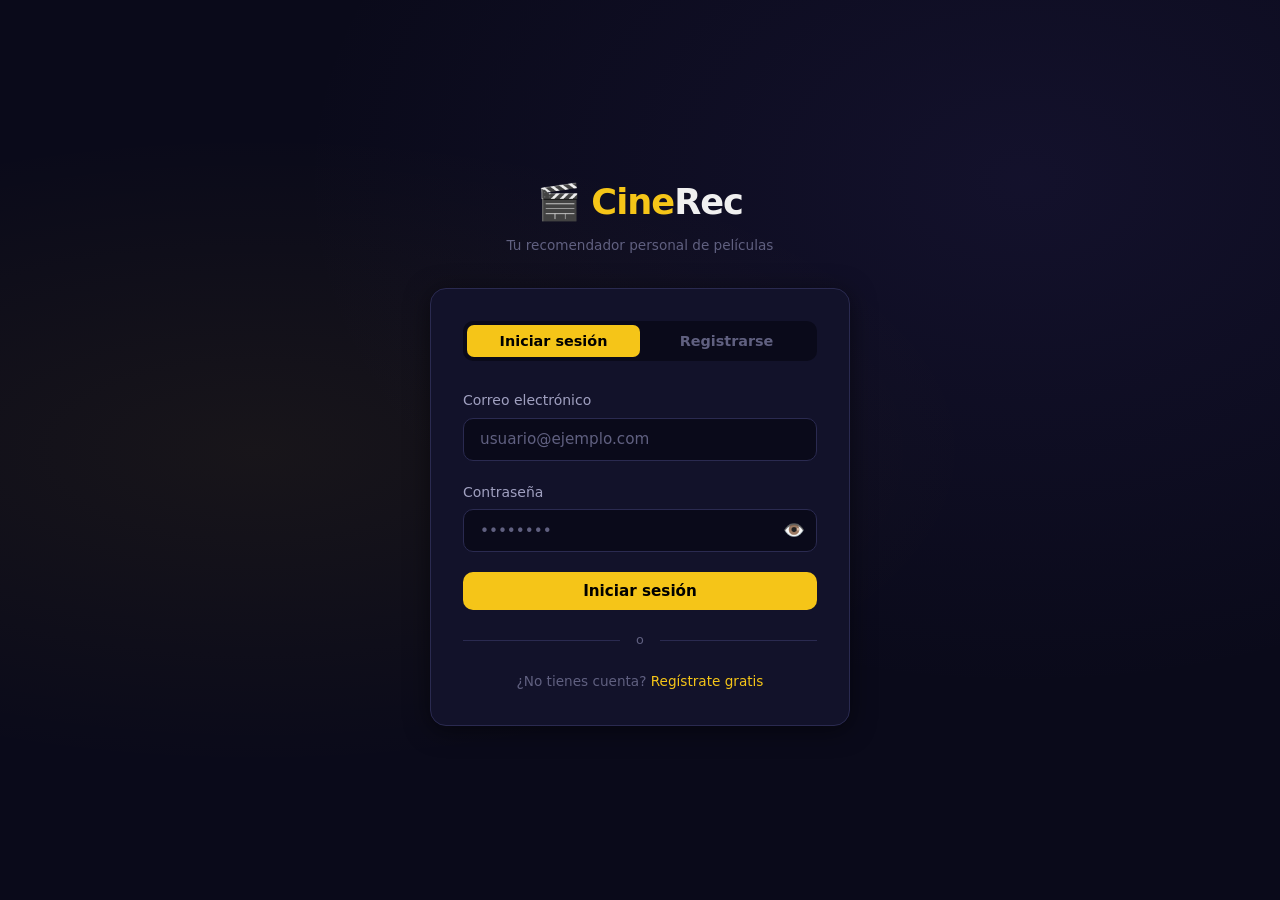
<file: frontend/index.html>
<!DOCTYPE html>
<html lang="es">
<head>
  <meta charset="UTF-8" />
  <meta name="viewport" content="width=device-width, initial-scale=1.0" />
  <title>CineRec — Acceso</title>
  <link rel="stylesheet" href="css/style.css" />
</head>
<body>
  <div class="auth-page">
    <div class="auth-container">

      <!-- Logo -->
      <div class="auth-logo">
        <div class="logo-title">🎬 <b>Cine</b>Rec</div>
        <div class="logo-sub">Tu recomendador personal de películas</div>
      </div>

      <!-- Card -->
      <div class="auth-card">

        <!-- Tabs -->
        <div class="auth-tabs">
          <button class="auth-tab active" id="tab-login" onclick="cambiarPestana('login')">Iniciar sesión</button>
          <button class="auth-tab" id="tab-register" onclick="cambiarPestana('register')">Registrarse</button>
        </div>

        <!-- Mensaje de error/éxito global -->
        <div id="auth-alert" style="display:none;"></div>

        <!-- ===== FORM LOGIN ===== -->
        <form class="auth-form active" id="form-login" novalidate>
          <div class="form-group">
            <label class="form-label" for="login-email">Correo electrónico</label>
            <input
              type="email"
              id="login-email"
              class="form-input"
              placeholder="usuario@ejemplo.com"
              autocomplete="email"
              required
            />
            <div class="form-error" id="login-email-error"></div>
          </div>

          <div class="form-group">
            <label class="form-label" for="login-password">Contraseña</label>
            <div class="password-wrap">
              <input
                type="password"
                id="login-password"
                class="form-input"
                placeholder="••••••••"
                autocomplete="current-password"
                required
              />
              <button type="button" class="btn-eye" onclick="alternarContrasena('login-password', this)" title="Mostrar/ocultar contraseña">👁️</button>
            </div>
            <div class="form-error" id="login-password-error"></div>
          </div>

          <button type="submit" class="btn btn-primary btn-full" id="btn-login">
            Iniciar sesión
          </button>

          <div class="auth-divider">o</div>
          <p style="text-align:center; font-size:0.85rem; color:var(--text-muted);">
            ¿No tienes cuenta?
            <a href="#" onclick="cambiarPestana('register'); return false;">Regístrate gratis</a>
          </p>
        </form>

        <!-- ===== FORM REGISTER ===== -->
        <form class="auth-form" id="form-register" novalidate>
          <div class="form-row">
            <div class="form-group">
              <label class="form-label" for="reg-name">Nombre</label>
              <input
                type="text"
                id="reg-name"
                class="form-input"
                placeholder="Tu nombre"
                autocomplete="given-name"
                required
              />
              <div class="form-error" id="reg-name-error"></div>
            </div>
            <div class="form-group">
              <label class="form-label" for="reg-apellidos">Apellidos</label>
              <input
                type="text"
                id="reg-apellidos"
                class="form-input"
                placeholder="Tus apellidos"
                autocomplete="family-name"
                required
              />
              <div class="form-error" id="reg-apellidos-error"></div>
            </div>
          </div>

          <div class="form-row">
            <div class="form-group">
              <label class="form-label" for="reg-edad">Edad</label>
              <input
                type="number"
                id="reg-edad"
                class="form-input"
                placeholder="Tu edad"
                min="13"
                max="120"
                required
              />
              <div class="form-error" id="reg-edad-error"></div>
            </div>
            <div class="form-group">
              <label class="form-label" for="reg-genero">Género</label>
              <select id="reg-genero" class="form-input form-select" required>
                <option value="">Selecciona...</option>
                <option value="hombre">Hombre</option>
                <option value="mujer">Mujer</option>
                <option value="otro">Otro</option>
                <option value="no_especificado">Prefiero no decirlo</option>
              </select>
              <div class="form-error" id="reg-genero-error"></div>
            </div>
          </div>

          <div class="form-group">
            <label class="form-label" for="reg-email">Correo electrónico</label>
            <input
              type="email"
              id="reg-email"
              class="form-input"
              placeholder="usuario@ejemplo.com"
              autocomplete="email"
              required
            />
            <div class="form-error" id="reg-email-error"></div>
          </div>

          <div class="form-group">
            <label class="form-label" for="reg-password">Contraseña</label>
            <div class="password-wrap">
              <input
                type="password"
                id="reg-password"
                class="form-input"
                placeholder="Mínimo 6 caracteres"
                autocomplete="new-password"
                required
              />
              <button type="button" class="btn-eye" onclick="alternarContrasena('reg-password', this)" title="Mostrar/ocultar contraseña">👁️</button>
            </div>
            <div class="form-error" id="reg-password-error"></div>
          </div>

          <div class="form-group">
            <label class="form-label" for="reg-password2">Confirmar contraseña</label>
            <div class="password-wrap">
              <input
                type="password"
                id="reg-password2"
                class="form-input"
                placeholder="Repite tu contraseña"
                autocomplete="new-password"
                required
              />
              <button type="button" class="btn-eye" onclick="alternarContrasena('reg-password2', this)" title="Mostrar/ocultar contraseña">👁️</button>
            </div>
            <div class="form-error" id="reg-password2-error"></div>
          </div>

          <button type="submit" class="btn btn-primary btn-full" id="btn-register">
            Crear cuenta
          </button>

          <div class="auth-divider">o</div>
          <p style="text-align:center; font-size:0.85rem; color:var(--text-muted);">
            ¿Ya tienes cuenta?
            <a href="#" onclick="cambiarPestana('login'); return false;">Inicia sesión</a>
          </p>
        </form>

      </div>
      <!-- /auth-card -->

    </div>
  </div>

  <!-- Toast container -->
  <div class="toast-container" id="toast-container"></div>

  <script src="js/auth.js"></script>
</body>
</html>
</file>
<file: frontend/css/style.css>
/* ===== VARIABLES ===== */
:root {
  --bg-primary: #0a0a1a;
  --bg-secondary: #12122a;
  --bg-card: #1a1a35;
  --bg-card-hover: #22224a;
  --accent: #f5c518;
  --accent-dark: #c9a000;
  --text-primary: #f0f0f0;
  --text-secondary: #a0a0c0;
  --text-muted: #606080;
  --border: #2a2a50;
  --border-accent: #f5c51840;
  --danger: #e05555;
  --success: #4caf7d;
  --radius: 10px;
  --radius-lg: 16px;
  --shadow: 0 4px 24px rgba(0,0,0,0.5);
  --transition: 0.2s ease;
}

/* ===== RESET ===== */
*, *::before, *::after { box-sizing: border-box; margin: 0; padding: 0; }
html { font-size: 16px; scroll-behavior: smooth; }
body {
  font-family: 'Segoe UI', system-ui, -apple-system, sans-serif;
  background: var(--bg-primary);
  color: var(--text-primary);
  min-height: 100vh;
  line-height: 1.6;
}
a { color: var(--accent); text-decoration: none; }
a:hover { text-decoration: underline; }
img { max-width: 100%; display: block; }
button { cursor: pointer; font-family: inherit; }
input, select, textarea { font-family: inherit; }

/* ===== NAVBAR ===== */
.navbar {
  background: var(--bg-secondary);
  border-bottom: 1px solid var(--border);
  padding: 0 2rem;
  height: 64px;
  display: flex;
  align-items: center;
  justify-content: space-between;
  position: sticky;
  top: 0;
  z-index: 100;
}
.navbar-brand {
  display: flex;
  align-items: center;
  gap: 0.5rem;
  font-size: 1.4rem;
  font-weight: 800;
  color: var(--text-primary);
  text-decoration: none;
}
.navbar-brand .brand-icon { color: var(--accent); font-size: 1.6rem; }
.navbar-brand span b { color: var(--accent); }
.navbar-links {
  display: flex;
  align-items: center;
  gap: 0.5rem;
  list-style: none;
}
.navbar-links a {
  color: var(--text-secondary);
  padding: 0.5rem 1rem;
  border-radius: var(--radius);
  font-weight: 500;
  transition: color var(--transition), background var(--transition);
}
.navbar-links a:hover,
.navbar-links a.active {
  color: var(--accent);
  background: var(--border-accent);
  text-decoration: none;
}
.navbar-user {
  display: flex;
  align-items: center;
  gap: 1rem;
}
.user-avatar {
  width: 36px;
  height: 36px;
  border-radius: 50%;
  background: var(--accent);
  color: #000;
  display: flex;
  align-items: center;
  justify-content: center;
  font-weight: 700;
  font-size: 0.9rem;
}
.btn-logout {
  background: transparent;
  border: 1px solid var(--border);
  color: var(--text-secondary);
  padding: 0.4rem 0.9rem;
  border-radius: var(--radius);
  font-size: 0.85rem;
  transition: border-color var(--transition), color var(--transition);
}
.btn-logout:hover { border-color: var(--danger); color: var(--danger); }

/* ===== BUTTONS ===== */
.btn {
  display: inline-flex;
  align-items: center;
  justify-content: center;
  gap: 0.5rem;
  padding: 0.65rem 1.4rem;
  border-radius: var(--radius);
  font-weight: 600;
  font-size: 0.95rem;
  border: none;
  transition: all var(--transition);
}
.btn-primary {
  background: var(--accent);
  color: #000;
}
.btn-primary:hover { background: var(--accent-dark); }
.btn-secondary {
  background: transparent;
  color: var(--accent);
  border: 1px solid var(--accent);
}
.btn-secondary:hover { background: var(--border-accent); }
.btn-full { width: 100%; }
.btn:disabled { opacity: 0.5; cursor: not-allowed; }

/* ===== FORMS ===== */
.form-group { margin-bottom: 1.25rem; }
.form-row {
  display: grid;
  grid-template-columns: 1fr 1fr;
  gap: 0.75rem;
}
.form-select {
  cursor: pointer;
  appearance: none;
  background-image: url("data:image/svg+xml,%3Csvg xmlns='http://www.w3.org/2000/svg' width='12' height='12' viewBox='0 0 12 12'%3E%3Cpath fill='%23888' d='M6 8L1 3h10z'/%3E%3C/svg%3E");
  background-repeat: no-repeat;
  background-position: right 0.9rem center;
  padding-right: 2.2rem;
}
.form-label {
  display: block;
  font-size: 0.875rem;
  font-weight: 500;
  color: var(--text-secondary);
  margin-bottom: 0.4rem;
}
.form-input {
  width: 100%;
  background: var(--bg-primary);
  border: 1px solid var(--border);
  color: var(--text-primary);
  padding: 0.7rem 1rem;
  border-radius: var(--radius);
  font-size: 0.95rem;
  transition: border-color var(--transition), box-shadow var(--transition);
  outline: none;
}
.form-input:focus {
  border-color: var(--accent);
  box-shadow: 0 0 0 3px var(--border-accent);
}
.form-input::placeholder { color: var(--text-muted); }
.form-error {
  font-size: 0.8rem;
  color: var(--danger);
  margin-top: 0.3rem;
}

/* ===== AUTH PAGE ===== */
.auth-page {
  min-height: 100vh;
  display: flex;
  align-items: center;
  justify-content: center;
  background:
    radial-gradient(ellipse at 20% 50%, rgba(245,197,24,0.06) 0%, transparent 50%),
    radial-gradient(ellipse at 80% 20%, rgba(100,80,200,0.1) 0%, transparent 50%),
    var(--bg-primary);
  padding: 2rem;
}
.auth-container {
  width: 100%;
  max-width: 420px;
}
.auth-logo {
  text-align: center;
  margin-bottom: 2rem;
}
.auth-logo .logo-title {
  font-size: 2.2rem;
  font-weight: 900;
  letter-spacing: -1px;
}
.auth-logo .logo-title b { color: var(--accent); }
.auth-logo .logo-sub {
  font-size: 0.85rem;
  color: var(--text-muted);
  margin-top: 0.25rem;
}
.auth-card {
  background: var(--bg-secondary);
  border: 1px solid var(--border);
  border-radius: var(--radius-lg);
  padding: 2rem;
  box-shadow: var(--shadow);
}
.auth-tabs {
  display: flex;
  background: var(--bg-primary);
  border-radius: var(--radius);
  padding: 4px;
  margin-bottom: 1.75rem;
}
.auth-tab {
  flex: 1;
  padding: 0.5rem;
  text-align: center;
  border: none;
  background: transparent;
  color: var(--text-muted);
  border-radius: 7px;
  font-size: 0.9rem;
  font-weight: 600;
  transition: all var(--transition);
}
.auth-tab.active {
  background: var(--accent);
  color: #000;
}
.auth-form { display: none; }
.auth-form.active { display: block; }
.auth-divider {
  display: flex;
  align-items: center;
  gap: 1rem;
  margin: 1.25rem 0;
  color: var(--text-muted);
  font-size: 0.8rem;
}
.auth-divider::before,
.auth-divider::after {
  content: '';
  flex: 1;
  height: 1px;
  background: var(--border);
}

/* ===== MAIN LAYOUT ===== */
.page-content {
  max-width: 1280px;
  margin: 0 auto;
  padding: 2rem 1.5rem;
}
.page-header {
  margin-bottom: 2rem;
}
.page-title {
  font-size: 1.6rem;
  font-weight: 800;
  margin-bottom: 0.25rem;
}
.page-subtitle { color: var(--text-secondary); font-size: 0.9rem; }

/* ===== SEARCH BAR ===== */
.search-section {
  background: var(--bg-secondary);
  border: 1px solid var(--border);
  border-radius: var(--radius-lg);
  padding: 1.5rem;
  margin-bottom: 2rem;
}
.search-bar {
  display: flex;
  gap: 0.75rem;
  align-items: stretch;
}
.search-input-wrap {
  flex: 1;
  position: relative;
}
.search-icon {
  position: absolute;
  left: 1rem;
  top: 50%;
  transform: translateY(-50%);
  color: var(--text-muted);
  pointer-events: none;
}
.search-input {
  width: 100%;
  background: var(--bg-primary);
  border: 1px solid var(--border);
  color: var(--text-primary);
  padding: 0.75rem 1rem 0.75rem 2.75rem;
  border-radius: var(--radius);
  font-size: 1rem;
  outline: none;
  transition: border-color var(--transition), box-shadow var(--transition);
}
.search-input:focus {
  border-color: var(--accent);
  box-shadow: 0 0 0 3px var(--border-accent);
}
.search-input::placeholder { color: var(--text-muted); }
.search-filters {
  display: flex;
  gap: 0.75rem;
  margin-top: 0.75rem;
  flex-wrap: wrap;
}
.filter-select {
  background: var(--bg-primary);
  border: 1px solid var(--border);
  color: var(--text-secondary);
  padding: 0.4rem 0.75rem;
  border-radius: var(--radius);
  font-size: 0.85rem;
  outline: none;
  cursor: pointer;
}
.filter-select:focus { border-color: var(--accent); }

/* ===== SECTIONS ===== */
.section-header {
  display: flex;
  align-items: center;
  justify-content: space-between;
  margin-bottom: 1.25rem;
}
.section-title {
  font-size: 1.15rem;
  font-weight: 700;
  display: flex;
  align-items: center;
  gap: 0.5rem;
}
.section-title .icon { color: var(--accent); }
.section-badge {
  font-size: 0.75rem;
  background: var(--border-accent);
  color: var(--accent);
  padding: 0.2rem 0.6rem;
  border-radius: 20px;
  font-weight: 600;
}

/* ===== MOVIE GRID ===== */
.movie-grid {
  display: grid;
  grid-template-columns: repeat(auto-fill, minmax(160px, 1fr));
  gap: 1.25rem;
  margin-bottom: 2.5rem;
}
.movie-card {
  background: var(--bg-card);
  border: 1px solid var(--border);
  border-radius: var(--radius);
  overflow: hidden;
  transition: transform var(--transition), border-color var(--transition), box-shadow var(--transition);
  cursor: pointer;
}
.movie-card:hover {
  transform: translateY(-4px);
  border-color: var(--accent);
  box-shadow: 0 8px 32px rgba(245,197,24,0.15);
}
.movie-poster {
  width: 100%;
  aspect-ratio: 2/3;
  object-fit: cover;
  background: var(--bg-primary);
}
.movie-poster-placeholder {
  width: 100%;
  aspect-ratio: 2/3;
  background: linear-gradient(135deg, #1a1a35, #12122a);
  display: flex;
  flex-direction: column;
  align-items: center;
  justify-content: center;
  color: var(--text-muted);
  font-size: 2.5rem;
}
.movie-info { padding: 0.75rem; }
.movie-title {
  font-size: 0.85rem;
  font-weight: 600;
  line-height: 1.3;
  margin-bottom: 0.3rem;
  display: -webkit-box;
  -webkit-line-clamp: 2;
  -webkit-box-orient: vertical;
  overflow: hidden;
}
.movie-meta {
  display: flex;
  align-items: center;
  justify-content: space-between;
  font-size: 0.75rem;
  color: var(--text-muted);
}
.movie-rating {
  display: flex;
  align-items: center;
  gap: 0.25rem;
  color: var(--accent);
  font-weight: 700;
}
.movie-actions {
  display: flex;
  gap: 0.5rem;
  padding: 0 0.75rem 0.75rem;
}
.btn-sm {
  padding: 0.35rem 0.75rem;
  font-size: 0.78rem;
  border-radius: 6px;
}

/* ===== MOVIE MODAL ===== */
.modal-overlay {
  display: none;
  position: fixed;
  inset: 0;
  background: rgba(0,0,0,0.8);
  z-index: 200;
  align-items: center;
  justify-content: center;
  padding: 1rem;
}
.modal-overlay.open { display: flex; }
.modal {
  background: var(--bg-secondary);
  border: 1px solid var(--border);
  border-radius: var(--radius-lg);
  width: 100%;
  max-width: 640px;
  max-height: 90vh;
  overflow-y: auto;
  box-shadow: var(--shadow);
  animation: modalIn 0.2s ease;
}
@keyframes modalIn {
  from { opacity: 0; transform: scale(0.95) translateY(10px); }
  to { opacity: 1; transform: scale(1) translateY(0); }
}
.modal-header {
  display: flex;
  justify-content: space-between;
  align-items: flex-start;
  padding: 1.5rem 1.5rem 1rem;
}
.modal-title { font-size: 1.3rem; font-weight: 800; }
.modal-close {
  background: transparent;
  border: none;
  color: var(--text-muted);
  font-size: 1.5rem;
  line-height: 1;
  transition: color var(--transition);
}
.modal-close:hover { color: var(--text-primary); }
.modal-body { padding: 0 1.5rem 1.5rem; }
.modal-body-inner { display: flex; gap: 1.25rem; }
.modal-poster {
  width: 140px;
  flex-shrink: 0;
  border-radius: var(--radius);
  overflow: hidden;
}
.modal-details { flex: 1; }
.modal-genre {
  font-size: 0.8rem;
  color: var(--accent);
  font-weight: 600;
  margin-bottom: 0.5rem;
  text-transform: uppercase;
  letter-spacing: 0.5px;
}
.modal-description { font-size: 0.9rem; color: var(--text-secondary); line-height: 1.7; margin-bottom: 1rem; }
.modal-stats {
  display: flex;
  gap: 1rem;
  flex-wrap: wrap;
  margin-bottom: 1rem;
}
.stat {
  display: flex;
  flex-direction: column;
  align-items: center;
  background: var(--bg-primary);
  padding: 0.5rem 0.8rem;
  border-radius: var(--radius);
  text-align: center;
}
.stat-value { font-weight: 700; color: var(--accent); font-size: 1rem; }
.stat-label { font-size: 0.7rem; color: var(--text-muted); margin-top: 0.1rem; }
.modal-actions { display: flex; gap: 0.75rem; margin-top: 1rem; }

/* ===== EMPTY STATE ===== */
.empty-state {
  text-align: center;
  padding: 3rem 1rem;
  color: var(--text-muted);
}
.empty-state .empty-icon { font-size: 3rem; margin-bottom: 0.75rem; }
.empty-state h3 { font-size: 1.1rem; margin-bottom: 0.5rem; color: var(--text-secondary); }
.empty-state p { font-size: 0.875rem; }

/* ===== LOADING ===== */
.loading-spinner {
  display: flex;
  align-items: center;
  justify-content: center;
  padding: 3rem;
  gap: 0.75rem;
  color: var(--text-muted);
}
.spinner {
  width: 24px;
  height: 24px;
  border: 3px solid var(--border);
  border-top-color: var(--accent);
  border-radius: 50%;
  animation: spin 0.7s linear infinite;
}
@keyframes spin { to { transform: rotate(360deg); } }

/* ===== TOAST ===== */
.toast-container {
  position: fixed;
  bottom: 1.5rem;
  right: 1.5rem;
  z-index: 500;
  display: flex;
  flex-direction: column;
  gap: 0.5rem;
}
.toast {
  background: var(--bg-card);
  border: 1px solid var(--border);
  border-radius: var(--radius);
  padding: 0.75rem 1.25rem;
  font-size: 0.875rem;
  box-shadow: var(--shadow);
  animation: slideIn 0.3s ease;
  display: flex;
  align-items: center;
  gap: 0.75rem;
  min-width: 240px;
}
.toast.success { border-color: var(--success); }
.toast.success .toast-icon { color: var(--success); }
.toast.error { border-color: var(--danger); }
.toast.error .toast-icon { color: var(--danger); }
@keyframes slideIn {
  from { opacity: 0; transform: translateX(20px); }
  to { opacity: 1; transform: translateX(0); }
}

/* ===== DASHBOARD PAGE ===== */
.dashboard-stats {
  display: grid;
  grid-template-columns: repeat(auto-fit, minmax(180px, 1fr));
  gap: 1rem;
  margin-bottom: 2rem;
}
.stat-card {
  background: var(--bg-secondary);
  border: 1px solid var(--border);
  border-radius: var(--radius);
  padding: 1.25rem;
  display: flex;
  align-items: center;
  gap: 1rem;
}
.stat-card-icon {
  width: 48px;
  height: 48px;
  border-radius: var(--radius);
  background: var(--border-accent);
  display: flex;
  align-items: center;
  justify-content: center;
  font-size: 1.4rem;
  flex-shrink: 0;
}
.stat-card-value { font-size: 1.6rem; font-weight: 800; }
.stat-card-label { font-size: 0.8rem; color: var(--text-secondary); }

.kibana-section {
  background: var(--bg-secondary);
  border: 1px solid var(--border);
  border-radius: var(--radius-lg);
  overflow: hidden;
  margin-bottom: 2rem;
}
.kibana-header {
  padding: 1rem 1.5rem;
  border-bottom: 1px solid var(--border);
  display: flex;
  align-items: center;
  justify-content: space-between;
}
.kibana-title {
  font-size: 1rem;
  font-weight: 700;
  display: flex;
  align-items: center;
  gap: 0.5rem;
}
.kibana-iframe {
  width: 100%;
  height: 600px;
  border: none;
  background: var(--bg-primary);
}
.kibana-placeholder {
  height: 400px;
  display: flex;
  flex-direction: column;
  align-items: center;
  justify-content: center;
  color: var(--text-muted);
  gap: 1rem;
}
.kibana-placeholder .icon { font-size: 3rem; }
.kibana-config {
  background: var(--bg-primary);
  border: 1px solid var(--border);
  border-radius: var(--radius);
  padding: 0.75rem 1rem;
  display: flex;
  gap: 0.75rem;
  align-items: center;
  max-width: 480px;
}
.kibana-config input {
  flex: 1;
  background: transparent;
  border: none;
  color: var(--text-secondary);
  font-size: 0.85rem;
  outline: none;
}
.kibana-config input::placeholder { color: var(--text-muted); }

/* ===== ALERTS ===== */
.alert {
  padding: 0.75rem 1rem;
  border-radius: var(--radius);
  font-size: 0.875rem;
  margin-bottom: 1rem;
  display: flex;
  align-items: flex-start;
  gap: 0.6rem;
}
.alert-error { background: rgba(224,85,85,0.1); border: 1px solid rgba(224,85,85,0.3); color: #f08080; }
.alert-success { background: rgba(76,175,125,0.1); border: 1px solid rgba(76,175,125,0.3); color: #6fcf97; }
.alert-info { background: var(--border-accent); border: 1px solid rgba(245,197,24,0.2); color: var(--accent); }

/* ===== TABS ===== */
.tabs {
  display: flex;
  gap: 0.25rem;
  background: var(--bg-secondary);
  border: 1px solid var(--border);
  border-radius: var(--radius);
  padding: 4px;
  margin-bottom: 1.5rem;
  width: fit-content;
}
.tab-btn {
  padding: 0.5rem 1.25rem;
  border: none;
  background: transparent;
  color: var(--text-secondary);
  border-radius: 7px;
  font-size: 0.875rem;
  font-weight: 600;
  transition: all var(--transition);
  display: flex;
  align-items: center;
  gap: 0.4rem;
}
.tab-btn:hover { color: var(--text-primary); }
.tab-btn.active { background: var(--accent); color: #000; }

/* ===== ONBOARDING ===== */
.onboarding-page {
  min-height: 100vh;
  display: flex;
  align-items: center;
  justify-content: center;
  background:
    radial-gradient(ellipse at 10% 60%, rgba(245,197,24,0.07) 0%, transparent 50%),
    radial-gradient(ellipse at 90% 20%, rgba(100,80,200,0.1) 0%, transparent 50%),
    var(--bg-primary);
  padding: 2rem 1rem;
}
.onboarding-container {
  width: 100%;
  max-width: 780px;
}
.onboarding-header {
  text-align: center;
  margin-bottom: 2rem;
}
.onboarding-logo {
  font-size: 1.6rem;
  font-weight: 900;
  margin-bottom: 1rem;
}
.onboarding-logo b { color: var(--accent); }
.onboarding-title {
  font-size: 1.5rem;
  font-weight: 800;
  margin-bottom: 0.4rem;
}
.onboarding-sub {
  color: var(--text-secondary);
  font-size: 0.9rem;
}
.points-bar {
  display: flex;
  align-items: center;
  justify-content: center;
  gap: 1rem;
  margin: 1.5rem 0;
}
.points-remaining {
  display: flex;
  flex-direction: column;
  align-items: center;
  background: var(--bg-secondary);
  border: 2px solid var(--accent);
  border-radius: var(--radius-lg);
  padding: 0.75rem 1.75rem;
  min-width: 120px;
}
.points-remaining-value {
  font-size: 2.2rem;
  font-weight: 900;
  color: var(--accent);
  line-height: 1;
}
.points-remaining-label {
  font-size: 0.72rem;
  color: var(--text-muted);
  margin-top: 0.2rem;
  text-transform: uppercase;
  letter-spacing: 0.5px;
}
.points-dots {
  display: flex;
  gap: 0.4rem;
}
.points-dot {
  width: 14px;
  height: 14px;
  border-radius: 50%;
  border: 2px solid var(--border);
  background: var(--bg-card);
  transition: all var(--transition);
}
.points-dot.filled {
  background: var(--accent);
  border-color: var(--accent);
  box-shadow: 0 0 6px rgba(245,197,24,0.5);
}
.groups-grid {
  display: grid;
  grid-template-columns: repeat(3, 1fr);
  gap: 1rem;
  margin-bottom: 1.5rem;
}
.group-card {
  background: var(--bg-secondary);
  border: 2px solid var(--border);
  border-radius: var(--radius-lg);
  padding: 1.25rem 1rem;
  text-align: center;
  transition: border-color var(--transition), box-shadow var(--transition);
}
.group-card.has-points {
  border-color: var(--accent);
  box-shadow: 0 0 16px rgba(245,197,24,0.12);
}
.group-emoji { font-size: 1.8rem; margin-bottom: 0.5rem; }
.group-types {
  margin-bottom: 1rem;
}
.group-type-name {
  font-size: 0.8rem;
  font-weight: 700;
  color: var(--text-primary);
  display: block;
  line-height: 1.3;
}
.group-type-sep {
  font-size: 0.7rem;
  color: var(--text-muted);
  margin: 0.15rem 0;
}
.point-controls {
  display: flex;
  align-items: center;
  justify-content: center;
  gap: 0.5rem;
}
.point-btn {
  width: 30px;
  height: 30px;
  border-radius: 50%;
  border: 1px solid var(--border);
  background: var(--bg-card);
  color: var(--text-primary);
  font-size: 1.1rem;
  font-weight: 700;
  line-height: 1;
  display: flex;
  align-items: center;
  justify-content: center;
  transition: all var(--transition);
  cursor: pointer;
}
.point-btn:hover:not(:disabled) {
  background: var(--accent);
  color: #000;
  border-color: var(--accent);
}
.point-btn:disabled { opacity: 0.3; cursor: not-allowed; }
.point-value {
  font-size: 1.4rem;
  font-weight: 900;
  min-width: 28px;
  color: var(--accent);
}
.point-pips {
  display: flex;
  justify-content: center;
  gap: 3px;
  margin-top: 0.5rem;
  min-height: 8px;
}
.pip {
  width: 8px;
  height: 8px;
  border-radius: 50%;
  background: var(--accent);
}
.onboarding-footer {
  display: flex;
  justify-content: space-between;
  align-items: center;
  gap: 1rem;
}
.onboarding-footer .hint {
  font-size: 0.8rem;
  color: var(--text-muted);
}
@media (max-width: 640px) {
  .groups-grid { grid-template-columns: repeat(2, 1fr); }
  .onboarding-footer { flex-direction: column; align-items: stretch; }
}
@media (max-width: 400px) {
  .groups-grid { grid-template-columns: 1fr 1fr; }
}

/* ===== PASSWORD TOGGLE ===== */
.password-wrap {
  position: relative;
}
.password-wrap .form-input {
  padding-right: 2.75rem;
}
.btn-eye {
  position: absolute;
  right: 0.75rem;
  top: 50%;
  transform: translateY(-50%);
  background: transparent;
  border: none;
  color: var(--text-muted);
  font-size: 1.1rem;
  padding: 0;
  line-height: 1;
  transition: color var(--transition);
}
.btn-eye:hover { color: var(--text-primary); }

/* ===== NAVBAR AVATAR LINK ===== */
.avatar-link {
  display: flex;
  align-items: center;
  gap: 0.5rem;
  text-decoration: none;
}
.avatar-link:hover .user-avatar {
  outline: 2px solid var(--accent);
  outline-offset: 2px;
}

/* ===== PROFILE PAGE ===== */
.profile-layout {
  display: grid;
  grid-template-columns: 280px 1fr;
  gap: 1.5rem;
  align-items: start;
}
.profile-sidebar {
  background: var(--bg-secondary);
  border: 1px solid var(--border);
  border-radius: var(--radius-lg);
  padding: 2rem 1.5rem;
  text-align: center;
  position: sticky;
  top: 80px;
}
.profile-avatar-lg {
  width: 88px;
  height: 88px;
  border-radius: 50%;
  background: linear-gradient(135deg, var(--accent), var(--accent-dark));
  color: #000;
  display: flex;
  align-items: center;
  justify-content: center;
  font-size: 2.2rem;
  font-weight: 800;
  margin: 0 auto 1rem;
  box-shadow: 0 0 0 4px var(--border-accent);
}
.profile-display-name {
  font-size: 1.2rem;
  font-weight: 700;
  margin-bottom: 0.25rem;
}
.profile-display-email {
  font-size: 0.85rem;
  color: var(--text-muted);
  margin-bottom: 1.5rem;
}
.profile-member-since {
  font-size: 0.78rem;
  color: var(--text-muted);
  background: var(--bg-primary);
  border-radius: var(--radius);
  padding: 0.4rem 0.75rem;
  display: inline-block;
  margin-bottom: 1.5rem;
}
.profile-stats-mini {
  display: flex;
  gap: 0;
  border: 1px solid var(--border);
  border-radius: var(--radius);
  overflow: hidden;
}
.profile-stat-mini {
  flex: 1;
  padding: 0.75rem 0.5rem;
  text-align: center;
  border-right: 1px solid var(--border);
}
.profile-stat-mini:last-child { border-right: none; }
.profile-stat-mini-value {
  font-size: 1.2rem;
  font-weight: 800;
  color: var(--accent);
}
.profile-stat-mini-label {
  font-size: 0.65rem;
  color: var(--text-muted);
  margin-top: 0.1rem;
}
.profile-nav {
  margin-top: 1.5rem;
  display: flex;
  flex-direction: column;
  gap: 0.25rem;
}
.profile-nav-btn {
  background: transparent;
  border: none;
  color: var(--text-secondary);
  padding: 0.6rem 0.75rem;
  border-radius: var(--radius);
  text-align: left;
  font-size: 0.875rem;
  font-weight: 500;
  transition: all var(--transition);
  display: flex;
  align-items: center;
  gap: 0.6rem;
  cursor: pointer;
}
.profile-nav-btn:hover { background: var(--bg-card); color: var(--text-primary); }
.profile-nav-btn.active { background: var(--border-accent); color: var(--accent); font-weight: 700; }

.profile-panels > div { display: none; }
.profile-panels > div.active { display: block; }

.profile-card {
  background: var(--bg-secondary);
  border: 1px solid var(--border);
  border-radius: var(--radius-lg);
  padding: 1.75rem;
  margin-bottom: 1.25rem;
}
.profile-card-title {
  font-size: 1rem;
  font-weight: 700;
  margin-bottom: 1.25rem;
  padding-bottom: 0.75rem;
  border-bottom: 1px solid var(--border);
  display: flex;
  align-items: center;
  gap: 0.5rem;
}
.profile-card-title .icon { color: var(--accent); }
.profile-field-row {
  display: flex;
  align-items: center;
  justify-content: space-between;
  padding: 0.75rem 0;
  border-bottom: 1px solid var(--border);
}
.profile-field-row:last-child { border-bottom: none; }
.profile-field-label {
  font-size: 0.8rem;
  color: var(--text-muted);
  margin-bottom: 0.15rem;
}
.profile-field-value {
  font-size: 0.95rem;
  font-weight: 500;
}
.badge-role {
  font-size: 0.72rem;
  font-weight: 700;
  padding: 0.2rem 0.65rem;
  border-radius: 20px;
  background: var(--border-accent);
  color: var(--accent);
  text-transform: uppercase;
  letter-spacing: 0.5px;
}
.genre-tags {
  display: flex;
  flex-wrap: wrap;
  gap: 0.5rem;
  margin-top: 0.75rem;
}
.genre-tag {
  background: var(--bg-card);
  border: 1px solid var(--border);
  color: var(--text-secondary);
  padding: 0.35rem 0.85rem;
  border-radius: 20px;
  font-size: 0.8rem;
  cursor: pointer;
  transition: all var(--transition);
  user-select: none;
}
.genre-tag.selected {
  background: var(--border-accent);
  border-color: var(--accent);
  color: var(--accent);
  font-weight: 600;
}
.danger-zone {
  border-color: rgba(224,85,85,0.3);
}
.danger-zone .profile-card-title { color: var(--danger); }
.danger-zone .profile-card-title .icon { color: var(--danger); }

/* ── Cuadrícula de películas en perfil ── */
.profile-movies-grid {
  display: grid;
  grid-template-columns: repeat(auto-fill, minmax(130px, 1fr));
  gap: 1rem;
  margin-top: .5rem;
}
.profile-movie-card {
  background: var(--bg-primary);
  border: 1px solid var(--border);
  border-radius: var(--radius);
  overflow: hidden;
  transition: transform .2s, border-color .2s;
}
.profile-movie-card:hover { transform: translateY(-3px); border-color: var(--border-accent); }
.profile-movie-poster {
  height: 175px;
  display: flex; align-items: flex-end;
  position: relative; overflow: hidden;
}
.profile-movie-poster::after {
  content: ''; position: absolute; bottom: 0; left: 0; right: 0; height: 50%;
  background: linear-gradient(to top, rgba(0,0,0,.85), transparent);
  z-index: 1;
}
.profile-movie-poster-title {
  position: relative; z-index: 2;
  padding: 0 6px 6px;
  color: #fff; font-size: .7rem; font-weight: 700;
  line-height: 1.3; text-shadow: 0 1px 3px rgba(0,0,0,.9);
}
.profile-movie-info { padding: 7px 8px 8px; }
.profile-movie-title {
  color: var(--text-primary); font-size: .75rem; font-weight: 600;
  white-space: nowrap; overflow: hidden; text-overflow: ellipsis;
  margin-bottom: 3px;
}
.profile-movie-meta { display: flex; justify-content: space-between; align-items: center; }
.profile-movie-year  { color: var(--text-muted); font-size: .68rem; }
.profile-movie-rating { color: var(--accent); font-size: .7rem; font-weight: 700; }
.profile-movie-user-rating {
  display: flex; gap: 1px; margin-top: 4px;
}
.profile-movie-user-rating .s {
  font-size: .85rem; color: var(--border);
}
.profile-movie-user-rating .s.on { color: var(--accent); }
.profile-movie-actions { padding: 0 8px 8px; }
.btn-remove-list {
  width: 100%; background: none; border: 1px solid var(--border);
  color: var(--text-muted); font-size: .72rem; padding: 4px;
  border-radius: 6px; cursor: pointer; transition: border-color .2s, color .2s;
}
.btn-remove-list:hover { border-color: var(--danger); color: var(--danger); }

.profile-empty {
  text-align: center; padding: 2.5rem 1rem;
  color: var(--text-muted); font-size: .9rem;
}
.profile-empty .empty-icon { font-size: 2.5rem; margin-bottom: .5rem; }

.profile-filter-bar {
  display: flex; flex-wrap: wrap; gap: .4rem;
  margin-bottom: 1rem;
}
.profile-filter-btn {
  background: var(--bg-secondary); border: 1px solid var(--border);
  color: var(--text-secondary); font-size: .75rem; padding: 4px 10px;
  border-radius: 20px; cursor: pointer; transition: background .15s, color .15s, border-color .15s;
}
.profile-filter-btn:hover { border-color: var(--accent); color: var(--accent); }
.profile-filter-btn.active { background: var(--accent); border-color: var(--accent); color: #000; font-weight: 600; }

.star-edit { background: none; border: none; font-size: 1.3rem; color: var(--border); cursor: pointer; padding: 0 1px; line-height: 1; }
.star-edit:hover, .star-edit.on { color: var(--accent); }

@media (max-width: 900px) {
  .profile-layout { grid-template-columns: 1fr; }
  .profile-sidebar { position: static; }
}

/* ===== RESPONSIVE ===== */
@media (max-width: 768px) {
  .navbar { padding: 0 1rem; }
  .navbar-links { display: none; }
  .page-content { padding: 1.25rem 1rem; }
  .movie-grid { grid-template-columns: repeat(auto-fill, minmax(130px, 1fr)); gap: 0.75rem; }
  .modal-body-inner { flex-direction: column; }
  .modal-poster { width: 100%; }
  .dashboard-stats { grid-template-columns: repeat(2, 1fr); }
  .search-bar { flex-direction: column; }
}
@media (max-width: 480px) {
  .dashboard-stats { grid-template-columns: 1fr 1fr; }
  .movie-grid { grid-template-columns: repeat(2, 1fr); }
}

/* ===================================================================
   CINE HOME
   =================================================================== */

/* Navbar fija en el home */
.nf-body .navbar { position: fixed; top: 0; left: 0; right: 0; z-index: 300; }
.nf-body .navbar.scrolled { box-shadow: 0 4px 24px rgba(0,0,0,.5); }
.nf-body .avatar-link { display: flex; align-items: center; gap: .6rem; text-decoration: none; }
.nf-search-btn {
  background: none; border: none; color: var(--text-secondary);
  font-size: 1.1rem; cursor: pointer; padding: .2rem .4rem; transition: color .2s;
}
.nf-search-btn:hover { color: var(--accent); }

/* ── Búsqueda — overlay ──────────────────────────────────────────── */
.search-overlay {
  display: none;
  position: fixed; inset: 0; z-index: 400;
  background: rgba(0,0,0,.75);
  backdrop-filter: blur(6px);
  padding: 5vh 1rem 2rem;
  overflow-y: auto;
  animation: fadeIn .15s ease;
}
.search-overlay.open { display: flex; justify-content: center; }

@keyframes fadeIn { from { opacity: 0; } to { opacity: 1; } }

.search-overlay-box {
  background: var(--bg-secondary);
  border: 1px solid var(--border);
  border-radius: 14px;
  width: 100%; max-width: 820px;
  padding: 1.5rem;
  box-shadow: 0 24px 60px rgba(0,0,0,.6);
  animation: slideDown .18s ease;
  align-self: flex-start;
}
@keyframes slideDown { from { transform: translateY(-16px); opacity: 0; } to { transform: none; opacity: 1; } }

/* Input */
.search-overlay-input-wrap {
  display: flex; align-items: center; gap: .75rem;
  background: var(--bg-primary);
  border: 2px solid var(--border);
  border-radius: 10px;
  padding: .6rem 1rem;
  transition: border-color .2s;
}
.search-overlay-input-wrap:focus-within { border-color: var(--accent); }
.search-overlay-icon { font-size: 1.1rem; flex-shrink: 0; }
.search-overlay-input {
  flex: 1; background: none; border: none; outline: none;
  color: var(--text-primary); font-size: 1.1rem;
}
.search-overlay-input::placeholder { color: var(--text-muted); }
.search-overlay-clear {
  background: none; border: none; color: var(--text-muted);
  cursor: pointer; font-size: 1rem; padding: .1rem .3rem;
  border-radius: 4px; display: none;
  transition: color .15s, background .15s;
}
.search-overlay-clear:hover { color: var(--text-primary); background: var(--border); }
.search-esc-hint {
  font-size: .7rem; color: var(--text-muted);
  background: var(--bg-secondary); border: 1px solid var(--border);
  border-radius: 4px; padding: .15rem .4rem; white-space: nowrap; flex-shrink: 0;
}

/* Filtros */
.search-filters { margin-top: 1rem; display: flex; flex-direction: column; gap: .75rem; }
.search-filter-group { display: flex; flex-direction: column; gap: .4rem; }
.search-filter-label { font-size: .75rem; color: var(--text-muted); font-weight: 500; text-transform: uppercase; letter-spacing: .05em; }
.search-chips { display: flex; flex-wrap: wrap; gap: .4rem; }
.search-chip {
  background: var(--bg-primary); border: 1px solid var(--border);
  color: var(--text-secondary); padding: .3rem .75rem;
  border-radius: 999px; font-size: .8rem; cursor: pointer;
  transition: all .15s;
}
.search-chip:hover { border-color: var(--accent); color: var(--text-primary); }
.search-chip.active { background: var(--accent); border-color: var(--accent); color: #000; font-weight: 600; }

.search-filter-selects { flex-direction: row; gap: 1rem; }
.search-select {
  background: var(--bg-primary); border: 1px solid var(--border);
  color: var(--text-secondary); padding: .35rem .75rem;
  border-radius: 8px; font-size: .85rem; cursor: pointer;
  transition: border-color .15s;
}
.search-select:focus { border-color: var(--accent); outline: none; }

/* Resultados */
.search-results-header {
  margin-top: 1.25rem; padding-bottom: .5rem;
  border-bottom: 1px solid var(--border);
  font-size: .8rem; color: var(--text-muted);
}
.search-results-grid {
  margin-top: 1rem;
  display: grid;
  grid-template-columns: repeat(auto-fill, minmax(130px, 1fr));
  gap: .75rem;
}
.search-result-card {
  background: var(--bg-primary); border: 1px solid var(--border);
  border-radius: 8px; overflow: hidden; cursor: pointer;
  transition: transform .15s, border-color .15s, box-shadow .15s;
}
.search-result-card:hover { transform: translateY(-3px); border-color: var(--accent); box-shadow: 0 8px 20px rgba(0,0,0,.3); }
.search-result-poster {
  width: 100%; aspect-ratio: 2/3;
  display: flex; align-items: center; justify-content: center;
  position: relative; overflow: hidden;
}
.search-result-poster img { width: 100%; height: 100%; object-fit: cover; }
.search-result-poster-title {
  position: absolute; inset: 0; display: flex; align-items: center; justify-content: center;
  padding: .5rem; text-align: center; font-size: .75rem; font-weight: 600;
  color: #fff; text-shadow: 0 1px 3px rgba(0,0,0,.6); line-height: 1.2;
}
.search-result-badge {
  position: absolute; top: .35rem; right: .35rem;
  background: rgba(0,0,0,.75); color: var(--accent);
  font-size: .7rem; font-weight: 700; padding: .15rem .4rem;
  border-radius: 4px; backdrop-filter: blur(4px);
}
.search-result-info { padding: .5rem .6rem; }
.search-result-title { font-size: .78rem; font-weight: 600; color: var(--text-primary); line-height: 1.2; margin-bottom: .2rem; white-space: nowrap; overflow: hidden; text-overflow: ellipsis; }
.search-result-meta { font-size: .7rem; color: var(--text-muted); }

.search-empty {
  grid-column: 1/-1; text-align: center; padding: 3rem 1rem;
  color: var(--text-muted);
}
.search-empty .search-empty-icon { font-size: 3rem; margin-bottom: .75rem; }
.search-skeleton {
  background: linear-gradient(90deg, var(--bg-primary) 25%, var(--border) 50%, var(--bg-primary) 75%);
  background-size: 200% 100%;
  animation: shimmer 1.2s infinite;
  border-radius: 8px; aspect-ratio: 2/3;
}
@keyframes shimmer { from { background-position: 200% 0; } to { background-position: -200% 0; } }

/* ── Película destacada ──────────────────────────────────────────── */
.hm-featured {
  margin-top: 64px;
  position: relative; min-height: 200px;
  display: flex; align-items: center;
  padding: 2rem 2.5rem;
  background: var(--bg-secondary);
  border-bottom: 1px solid var(--border);
  overflow: hidden;
}
.hm-featured-bg {
  position: absolute; inset: 0; opacity: .2;
  transition: background 1s ease;
}
.hm-featured-bg::after {
  content: ''; position: absolute; inset: 0;
  background: linear-gradient(to right, var(--bg-secondary) 25%, transparent 100%);
}
.hm-featured-body { position: relative; z-index: 1; max-width: 560px; }
.hm-eyebrow {
  display: inline-block; background: var(--accent); color: #000;
  font-size: .68rem; font-weight: 800; letter-spacing: .08em; text-transform: uppercase;
  padding: .2rem .65rem; border-radius: 3px; margin-bottom: .75rem;
}
.hm-featured-title {
  font-size: clamp(1.4rem, 3vw, 2rem); font-weight: 900;
  color: var(--text-primary); margin: 0 0 .7rem; line-height: 1.15;
}
.hm-featured-meta { display: flex; flex-wrap: wrap; gap: .5rem; align-items: center; margin-bottom: 1.1rem; }
.hm-rating { color: var(--accent); font-weight: 700; font-size: .92rem; }
.hm-pill {
  background: var(--bg-card); color: var(--text-secondary);
  font-size: .76rem; padding: .15rem .6rem; border-radius: 20px;
  border: 1px solid var(--border);
}
.hm-featured-actions { display: flex; gap: .65rem; flex-wrap: wrap; }

/* ── Secciones de películas ──────────────────────────────────────── */
.hm-main { padding: 1.5rem 2rem 4rem; }
.hm-section { margin-bottom: 2rem; }
.hm-section-head {
  display: flex; align-items: center; justify-content: space-between;
  margin-bottom: .75rem;
}
.hm-section-title { margin: 0; font-size: 1rem; font-weight: 700; color: var(--text-primary); }
.hm-section-count {
  font-size: .73rem; color: var(--accent); font-weight: 600;
  background: rgba(245,197,24,.1); padding: .12rem .5rem; border-radius: 10px;
}

/* ── Scroll horizontal ───────────────────────────────────────────── */
.nf-scroll {
  display: flex !important;
  flex-direction: row !important;
  flex-wrap: nowrap !important;
  gap: 10px;
  overflow-x: auto;
  padding: 4px 2px 12px;
  scrollbar-width: thin;
  scrollbar-color: var(--border) transparent;
}
.nf-scroll::-webkit-scrollbar { height: 4px; }
.nf-scroll::-webkit-scrollbar-thumb { background: var(--border); border-radius: 2px; }

/* ── Tarjeta ─────────────────────────────────────────────────────── */
.nf-card {
  flex: 0 0 155px !important;
  width: 155px !important;
  min-width: 155px;
  cursor: pointer;
  border-radius: var(--radius);
  background: var(--bg-card);
  border: 1px solid var(--border);
  overflow: hidden;
  transition: transform .22s, box-shadow .22s, border-color .22s;
  position: relative;
}
.nf-card:hover {
  transform: translateY(-5px) scale(1.03);
  box-shadow: 0 14px 36px rgba(0,0,0,.55);
  border-color: var(--border-accent);
  z-index: 10;
}

/* Póster */
.nf-card-poster {
  width: 155px !important;
  height: 210px !important;
  position: relative;
  display: flex; flex-direction: column; justify-content: flex-end;
  overflow: hidden;
}
.nf-card-poster::after {
  content: ''; position: absolute; bottom: 0; left: 0; right: 0; height: 55%;
  background: linear-gradient(to top, rgba(0,0,0,.85) 0%, transparent);
  z-index: 1;
}
.nf-poster-img {
  position: absolute; inset: 0; width: 100%; height: 100%;
  object-fit: cover; object-position: center top;
  z-index: 0;
}
.modal-poster-img {
  width: 100%; height: 100%; object-fit: cover; object-position: center top;
  border-radius: inherit;
}

/* Badge rating */
.nf-card-rating-badge {
  position: absolute; top: 8px; right: 8px; z-index: 3;
  background: rgba(0,0,0,.72); color: var(--accent);
  font-size: .68rem; font-weight: 800;
  padding: 2px 5px; border-radius: 4px;
  border: 1px solid rgba(245,197,24,.3);
}

/* Ranking */
.nf-card-rank {
  position: absolute; bottom: 2px; left: 6px; z-index: 2;
  font-size: 3.5rem; font-weight: 900; line-height: 1;
  color: transparent; -webkit-text-stroke: 2px rgba(255,255,255,.22);
  pointer-events: none; user-select: none;
}

/* Título en póster */
.nf-card-poster-title {
  position: relative; z-index: 2;
  padding: 0 8px 7px;
  color: #fff; font-size: .72rem; font-weight: 700;
  line-height: 1.3; text-shadow: 0 1px 4px rgba(0,0,0,.9);
}

/* Overlay hover */
.nf-card-overlay {
  position: absolute; inset: 0; z-index: 4;
  background: rgba(0,0,0,.72);
  display: flex; flex-direction: column;
  align-items: center; justify-content: center; gap: 5px;
  opacity: 0; transition: opacity .18s;
}
.nf-card:hover .nf-card-overlay { opacity: 1; }
.nf-overlay-rating { color: var(--accent); font-size: 1.1rem; font-weight: 800; }
.nf-overlay-votes  { color: #aaa; font-size: .7rem; }
.nf-overlay-btn {
  background: var(--accent); color: #000; border: none;
  padding: 4px 14px; border-radius: 20px;
  font-weight: 700; font-size: .76rem; cursor: pointer; margin-top: 3px;
}

/* Info debajo */
.nf-card-info { padding: 7px 9px 9px; }
.nf-card-titulo {
  color: var(--text-primary); font-size: .76rem; font-weight: 600;
  white-space: nowrap; overflow: hidden; text-overflow: ellipsis; margin-bottom: 3px;
}
.nf-card-meta { display: flex; gap: 5px; align-items: center; }
.nf-card-year  { color: var(--text-muted); font-size: .68rem; }
.nf-card-stars { color: var(--accent); font-size: .68rem; font-weight: 700; }

/* Skeleton */
.nf-card-skeleton {
  flex: 0 0 155px !important;
  height: 260px; border-radius: var(--radius);
  background: linear-gradient(90deg, var(--bg-card) 25%, var(--bg-card-hover) 50%, var(--bg-card) 75%);
  background-size: 400% 100%;
  animation: shimmer 1.5s infinite;
}
@keyframes shimmer {
  0%   { background-position: 100% 0; }
  100% { background-position: -100% 0; }
}

/* ── Modal ───────────────────────────────────────────────────────── */
.movie-modal {
  display: none; position: fixed; inset: 0; z-index: 1000;
  background: rgba(0,0,0,.8); align-items: center; justify-content: center; padding: 1.5rem;
}
.movie-modal.open { display: flex; }
.modal-content {
  background: var(--bg-secondary); border: 1px solid var(--border);
  border-radius: var(--radius-lg); width: 100%; max-width: 720px;
  max-height: 90vh; overflow-y: auto; position: relative;
  box-shadow: 0 24px 64px rgba(0,0,0,.7);
  animation: modalFadeIn .2s ease;
}
@keyframes modalFadeIn {
  from { opacity: 0; transform: scale(.96) translateY(10px); }
  to   { opacity: 1; transform: scale(1) translateY(0); }
}
.modal-close {
  position: absolute; top: 1rem; right: 1rem; z-index: 2;
  background: var(--bg-card); border: 1px solid var(--border); color: var(--text-muted);
  width: 32px; height: 32px; border-radius: 50%; cursor: pointer;
  display: flex; align-items: center; justify-content: center; font-size: 1rem;
  transition: background .2s, color .2s;
}
.modal-close:hover { background: var(--bg-card-hover); color: var(--text-primary); }
.modal-body { display: flex; gap: 1.5rem; padding: 1.5rem; }
.modal-poster { flex-shrink: 0; width: 170px; height: 255px; border-radius: var(--radius); overflow: hidden; }
.modal-info { flex: 1; min-width: 0; }
.modal-title {
  font-size: 1.4rem; font-weight: 900; color: var(--text-primary);
  margin: 0 2rem .4rem 0; line-height: 1.2;
}
.modal-meta-row { display: flex; gap: .4rem; flex-wrap: wrap; margin: .5rem 0 1rem; }
.modal-badge {
  background: var(--bg-card); color: var(--text-secondary);
  padding: .24rem .6rem; border-radius: 4px; font-size: .8rem; border: 1px solid var(--border);
}
.modal-badge.gold { color: var(--accent); border-color: var(--border-accent); }
.modal-description { color: var(--text-secondary); font-size: .88rem; line-height: 1.6; margin-bottom: 1.2rem; }
.star-rating {
  display: flex; align-items: center; gap: .7rem;
  margin-bottom: 1rem;
}
.star-label { color: var(--text-secondary); font-size: .85rem; }
.stars { display: flex; gap: 3px; }
.star {
  background: none; border: none; cursor: pointer;
  font-size: 1.6rem; color: var(--border);
  line-height: 1; padding: 0 1px;
  transition: color .15s, transform .1s;
}
.star:hover,
.star.active { color: var(--accent); }
.star:hover { transform: scale(1.15); }
.star-value { color: var(--accent); font-size: .82rem; font-weight: 700; min-width: 60px; }

.modal-actions { display: flex; gap: .6rem; flex-wrap: wrap; }
.modal-stats { margin-top: 1rem; display: flex; gap: 1.2rem; flex-wrap: wrap; }
.modal-stat { color: var(--text-muted); font-size: .82rem; }

/* ── Responsive ──────────────────────────────────────────────────── */
@media (max-width: 768px) {
  .nf-body .navbar { padding: 0 1rem; }
  .nf-body .navbar .navbar-links { display: none; }
  .hm-featured { padding: 1.5rem; }
  .hm-main { padding: 1rem 1rem 3rem; }
  .modal-body { flex-direction: column; }
  .modal-poster { width: 100%; height: 180px; }
}
</file>
